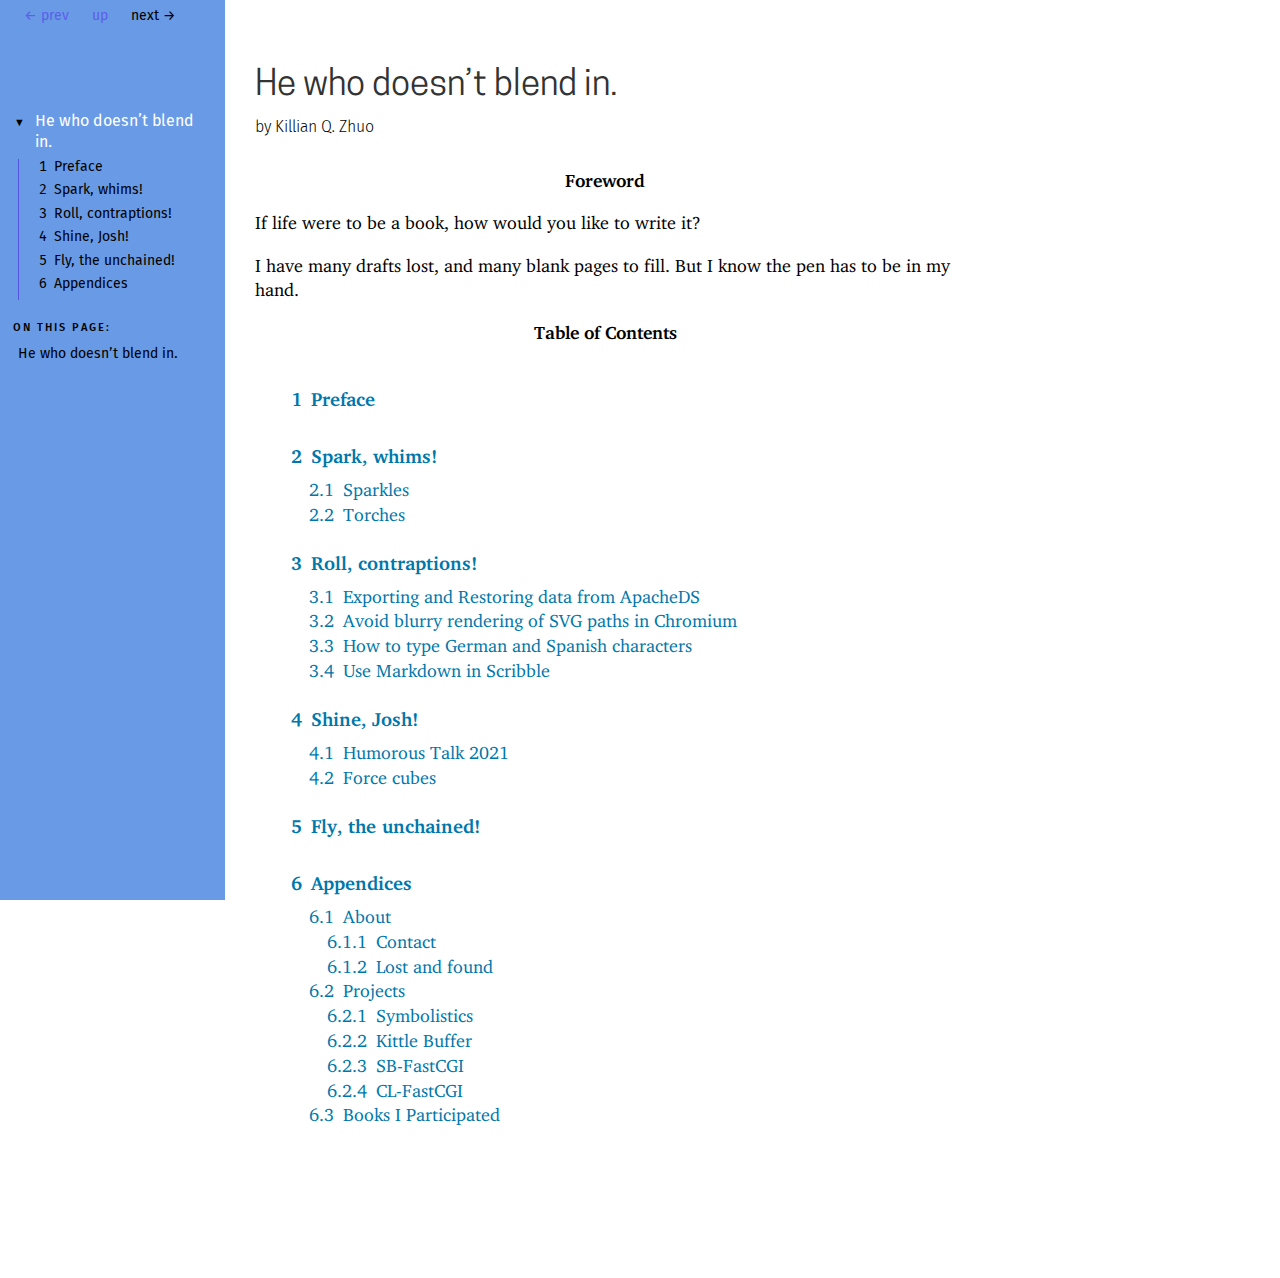
<file: index.html>
<!DOCTYPE html PUBLIC "-//W3C//DTD HTML 4.01 Transitional//EN" "http://www.w3.org/TR/html4/loose.dtd">
<html><head><meta http-equiv="content-type" content="text/html; charset=utf-8"/><meta name="viewport" content="width=device-width, initial-scale=0.8"/><title>He who doesn't blend in.</title><link rel="stylesheet" type="text/css" href="scribble.css" title="default"/><link rel="stylesheet" type="text/css" href="manual-style.css" title="default"/><link rel="stylesheet" type="text/css" href="manual-racket.css" title="default"/><link rel="stylesheet" type="text/css" href="custom.css" title="default"/><script type="text/javascript" src="scribble-common.js"></script><script type="text/javascript" src="manual-racket.js"></script><!--[if IE 6]><style type="text/css">.SIEHidden { overflow: hidden; }</style><![endif]--><link rel="shortcut icon" type="image/png" href="https://res.cloudinary.com/kdr2/image/upload/img-kdr2-com/main/k-favicon.png"/></head><body id="scribble-racket-lang-org"><div class="tocset"><div class="tocview"><div class="tocviewlist tocviewlisttopspace"><div class="tocviewtitle"><table cellspacing="0" cellpadding="0"><tr><td style="width: 1em;"><a href="javascript:void(0);" title="Expand/Collapse" class="tocviewtoggle" onclick="TocviewToggle(this,&quot;tocview_0&quot;);">&#9660;</a></td><td></td><td><a href="" class="tocviewselflink" data-pltdoc="x">He who doesn&rsquo;t blend in.</a></td></tr></table></div><div class="tocviewsublistonly" style="display: block;" id="tocview_0"><table cellspacing="0" cellpadding="0"><tr><td align="right">1&nbsp;</td><td><a href="preface.html" class="tocviewlink" data-pltdoc="x">Preface</a></td></tr><tr><td align="right">2&nbsp;</td><td><a href="whims.html" class="tocviewlink" data-pltdoc="x">Spark, whims!</a></td></tr><tr><td align="right">3&nbsp;</td><td><a href="contraptions.html" class="tocviewlink" data-pltdoc="x">Roll, contraptions!</a></td></tr><tr><td align="right">4&nbsp;</td><td><a href="josh.html" class="tocviewlink" data-pltdoc="x">Shine, Josh!</a></td></tr><tr><td align="right">5&nbsp;</td><td><a href="essays.html" class="tocviewlink" data-pltdoc="x">Fly, the unchained!</a></td></tr><tr><td align="right">6&nbsp;</td><td><a href="appendices.html" class="tocviewlink" data-pltdoc="x">Appendices</a></td></tr></table></div></div></div><div class="tocsub"><div class="tocsubtitle">On this page:</div><table class="tocsublist" cellspacing="0"><tr><td><span class="tocsublinknumber"></span><a href="#%28part._.He_who_doesn_t_blend_in_%29" class="tocsubseclink" data-pltdoc="x">He who doesn&rsquo;t blend in.</a></td></tr></table></div></div><div class="maincolumn"><div class="main"><div class="versionbox"><span class="version">8.5</span></div><div class="navsettop"><span class="navleft"><div class="nosearchform"></div>&nbsp;&nbsp;<span class="tocsettoggle">&nbsp;&nbsp;<a href="javascript:void(0);" title="show/hide table of contents" onclick="TocsetToggle();">contents</a></span></span><span class="navright">&nbsp;&nbsp;<span class="nonavigation">&larr; prev</span>&nbsp;&nbsp;<span class="nonavigation">up</span>&nbsp;&nbsp;<a href="preface.html" title="forward to &quot;1 Preface&quot;" data-pltdoc="x">next &rarr;</a></span>&nbsp;</div><h2><a name="(part._.He_who_doesn_t_blend_in_)"></a>He who doesn&rsquo;t blend in.</h2><div class="SAuthorListBox"><span class="SAuthorList"><p class="author">Killian Q. Zhuo</p></span></div><blockquote class="SCentered"><p><span style="font-weight: bold">Foreword</span></p></blockquote><p>If life were to be a book, how would you like to write it?</p><p>I have many drafts lost, and many blank pages to fill. But I know the
pen has to be in my hand.</p><blockquote class="SCentered"><p><span style="font-weight: bold">Table of Contents</span></p></blockquote><table cellspacing="0" cellpadding="0"><tr><td><p><span class="hspace">&nbsp;&nbsp;&nbsp;&nbsp;</span><a href="preface.html" class="toptoclink" data-pltdoc="x">1<span class="hspace">&nbsp;</span>Preface</a></p></td></tr><tr><td><p><span class="hspace"></span></p></td></tr><tr><td><p><span class="hspace">&nbsp;&nbsp;&nbsp;&nbsp;</span><a href="whims.html" class="toptoclink" data-pltdoc="x">2<span class="hspace">&nbsp;</span>Spark, whims!</a></p></td></tr><tr><td><p><span class="hspace">&nbsp;&nbsp;&nbsp;&nbsp;&nbsp;&nbsp;</span><a href="whims.html#%28part._.Sparkles%29" class="toclink" data-pltdoc="x">2.1<span class="hspace">&nbsp;</span>Sparkles</a></p></td></tr><tr><td><p><span class="hspace">&nbsp;&nbsp;&nbsp;&nbsp;&nbsp;&nbsp;</span><a href="whims.html#%28part._.Torches%29" class="toclink" data-pltdoc="x">2.2<span class="hspace">&nbsp;</span>Torches</a></p></td></tr><tr><td><p><span class="hspace"></span></p></td></tr><tr><td><p><span class="hspace">&nbsp;&nbsp;&nbsp;&nbsp;</span><a href="contraptions.html" class="toptoclink" data-pltdoc="x">3<span class="hspace">&nbsp;</span>Roll, contraptions!</a></p></td></tr><tr><td><p><span class="hspace">&nbsp;&nbsp;&nbsp;&nbsp;&nbsp;&nbsp;</span><a href="contraptions.html#%28part._.Exporting_and_.Restoring_data_from_.Apache.D.S%29" class="toclink" data-pltdoc="x">3.1<span class="hspace">&nbsp;</span>Exporting and Restoring data from ApacheDS</a></p></td></tr><tr><td><p><span class="hspace">&nbsp;&nbsp;&nbsp;&nbsp;&nbsp;&nbsp;</span><a href="contraptions.html#%28part._.Avoid_blurry_rendering_of_.S.V.G_paths_in_.Chromium%29" class="toclink" data-pltdoc="x">3.2<span class="hspace">&nbsp;</span>Avoid blurry rendering of SVG paths in Chromium</a></p></td></tr><tr><td><p><span class="hspace">&nbsp;&nbsp;&nbsp;&nbsp;&nbsp;&nbsp;</span><a href="contraptions.html#%28part._.How_to_type_.German_and_.Spanish_characters%29" class="toclink" data-pltdoc="x">3.3<span class="hspace">&nbsp;</span>How to type German and Spanish characters</a></p></td></tr><tr><td><p><span class="hspace">&nbsp;&nbsp;&nbsp;&nbsp;&nbsp;&nbsp;</span><a href="contraptions.html#%28part._.Use_.Markdown_in_.Scribble%29" class="toclink" data-pltdoc="x">3.4<span class="hspace">&nbsp;</span>Use Markdown in Scribble</a></p></td></tr><tr><td><p><span class="hspace"></span></p></td></tr><tr><td><p><span class="hspace">&nbsp;&nbsp;&nbsp;&nbsp;</span><a href="josh.html" class="toptoclink" data-pltdoc="x">4<span class="hspace">&nbsp;</span>Shine, Josh!</a></p></td></tr><tr><td><p><span class="hspace">&nbsp;&nbsp;&nbsp;&nbsp;&nbsp;&nbsp;</span><a href="josh.html#%28part._.Humorous_.Talk_2021%29" class="toclink" data-pltdoc="x">4.1<span class="hspace">&nbsp;</span>Humorous Talk 2021</a></p></td></tr><tr><td><p><span class="hspace">&nbsp;&nbsp;&nbsp;&nbsp;&nbsp;&nbsp;</span><a href="josh.html#%28part._.Force_cubes%29" class="toclink" data-pltdoc="x">4.2<span class="hspace">&nbsp;</span>Force cubes</a></p></td></tr><tr><td><p><span class="hspace"></span></p></td></tr><tr><td><p><span class="hspace">&nbsp;&nbsp;&nbsp;&nbsp;</span><a href="essays.html" class="toptoclink" data-pltdoc="x">5<span class="hspace">&nbsp;</span>Fly, the unchained!</a></p></td></tr><tr><td><p><span class="hspace"></span></p></td></tr><tr><td><p><span class="hspace">&nbsp;&nbsp;&nbsp;&nbsp;</span><a href="appendices.html" class="toptoclink" data-pltdoc="x">6<span class="hspace">&nbsp;</span>Appendices</a></p></td></tr><tr><td><p><span class="hspace">&nbsp;&nbsp;&nbsp;&nbsp;&nbsp;&nbsp;</span><a href="appendices.html#%28part._.About%29" class="toclink" data-pltdoc="x">6.1<span class="hspace">&nbsp;</span>About</a></p></td></tr><tr><td><p><span class="hspace">&nbsp;&nbsp;&nbsp;&nbsp;&nbsp;&nbsp;&nbsp;&nbsp;</span><a href="appendices.html#%28part._.Contact%29" class="toclink" data-pltdoc="x">6.1.1<span class="hspace">&nbsp;</span>Contact</a></p></td></tr><tr><td><p><span class="hspace">&nbsp;&nbsp;&nbsp;&nbsp;&nbsp;&nbsp;&nbsp;&nbsp;</span><a href="appendices.html#%28part._.Lost_and_found%29" class="toclink" data-pltdoc="x">6.1.2<span class="hspace">&nbsp;</span>Lost and found</a></p></td></tr><tr><td><p><span class="hspace">&nbsp;&nbsp;&nbsp;&nbsp;&nbsp;&nbsp;</span><a href="appendices.html#%28part._.Projects%29" class="toclink" data-pltdoc="x">6.2<span class="hspace">&nbsp;</span>Projects</a></p></td></tr><tr><td><p><span class="hspace">&nbsp;&nbsp;&nbsp;&nbsp;&nbsp;&nbsp;&nbsp;&nbsp;</span><a href="appendices.html#%28part._.Symbolistics%29" class="toclink" data-pltdoc="x">6.2.1<span class="hspace">&nbsp;</span>Symbolistics</a></p></td></tr><tr><td><p><span class="hspace">&nbsp;&nbsp;&nbsp;&nbsp;&nbsp;&nbsp;&nbsp;&nbsp;</span><a href="appendices.html#%28part._.Kittle_.Buffer%29" class="toclink" data-pltdoc="x">6.2.2<span class="hspace">&nbsp;</span>Kittle Buffer</a></p></td></tr><tr><td><p><span class="hspace">&nbsp;&nbsp;&nbsp;&nbsp;&nbsp;&nbsp;&nbsp;&nbsp;</span><a href="appendices.html#%28part._.S.B-.Fast.C.G.I%29" class="toclink" data-pltdoc="x">6.2.3<span class="hspace">&nbsp;</span>SB-FastCGI</a></p></td></tr><tr><td><p><span class="hspace">&nbsp;&nbsp;&nbsp;&nbsp;&nbsp;&nbsp;&nbsp;&nbsp;</span><a href="appendices.html#%28part._.C.L-.Fast.C.G.I%29" class="toclink" data-pltdoc="x">6.2.4<span class="hspace">&nbsp;</span>CL-FastCGI</a></p></td></tr><tr><td><p><span class="hspace">&nbsp;&nbsp;&nbsp;&nbsp;&nbsp;&nbsp;</span><a href="appendices.html#%28part._.Books_.I_.Participated%29" class="toclink" data-pltdoc="x">6.3<span class="hspace">&nbsp;</span>Books I Participated</a></p></td></tr></table><div class="navsetbottom"><span class="navleft"><div class="nosearchform"></div>&nbsp;&nbsp;<span class="tocsettoggle">&nbsp;&nbsp;<a href="javascript:void(0);" title="show/hide table of contents" onclick="TocsetToggle();">contents</a></span></span><span class="navright">&nbsp;&nbsp;<span class="nonavigation">&larr; prev</span>&nbsp;&nbsp;<span class="nonavigation">up</span>&nbsp;&nbsp;<a href="preface.html" title="forward to &quot;1 Preface&quot;" data-pltdoc="x">next &rarr;</a></span>&nbsp;</div></div></div><div id="contextindicator">&nbsp;</div></body></html>
</file>
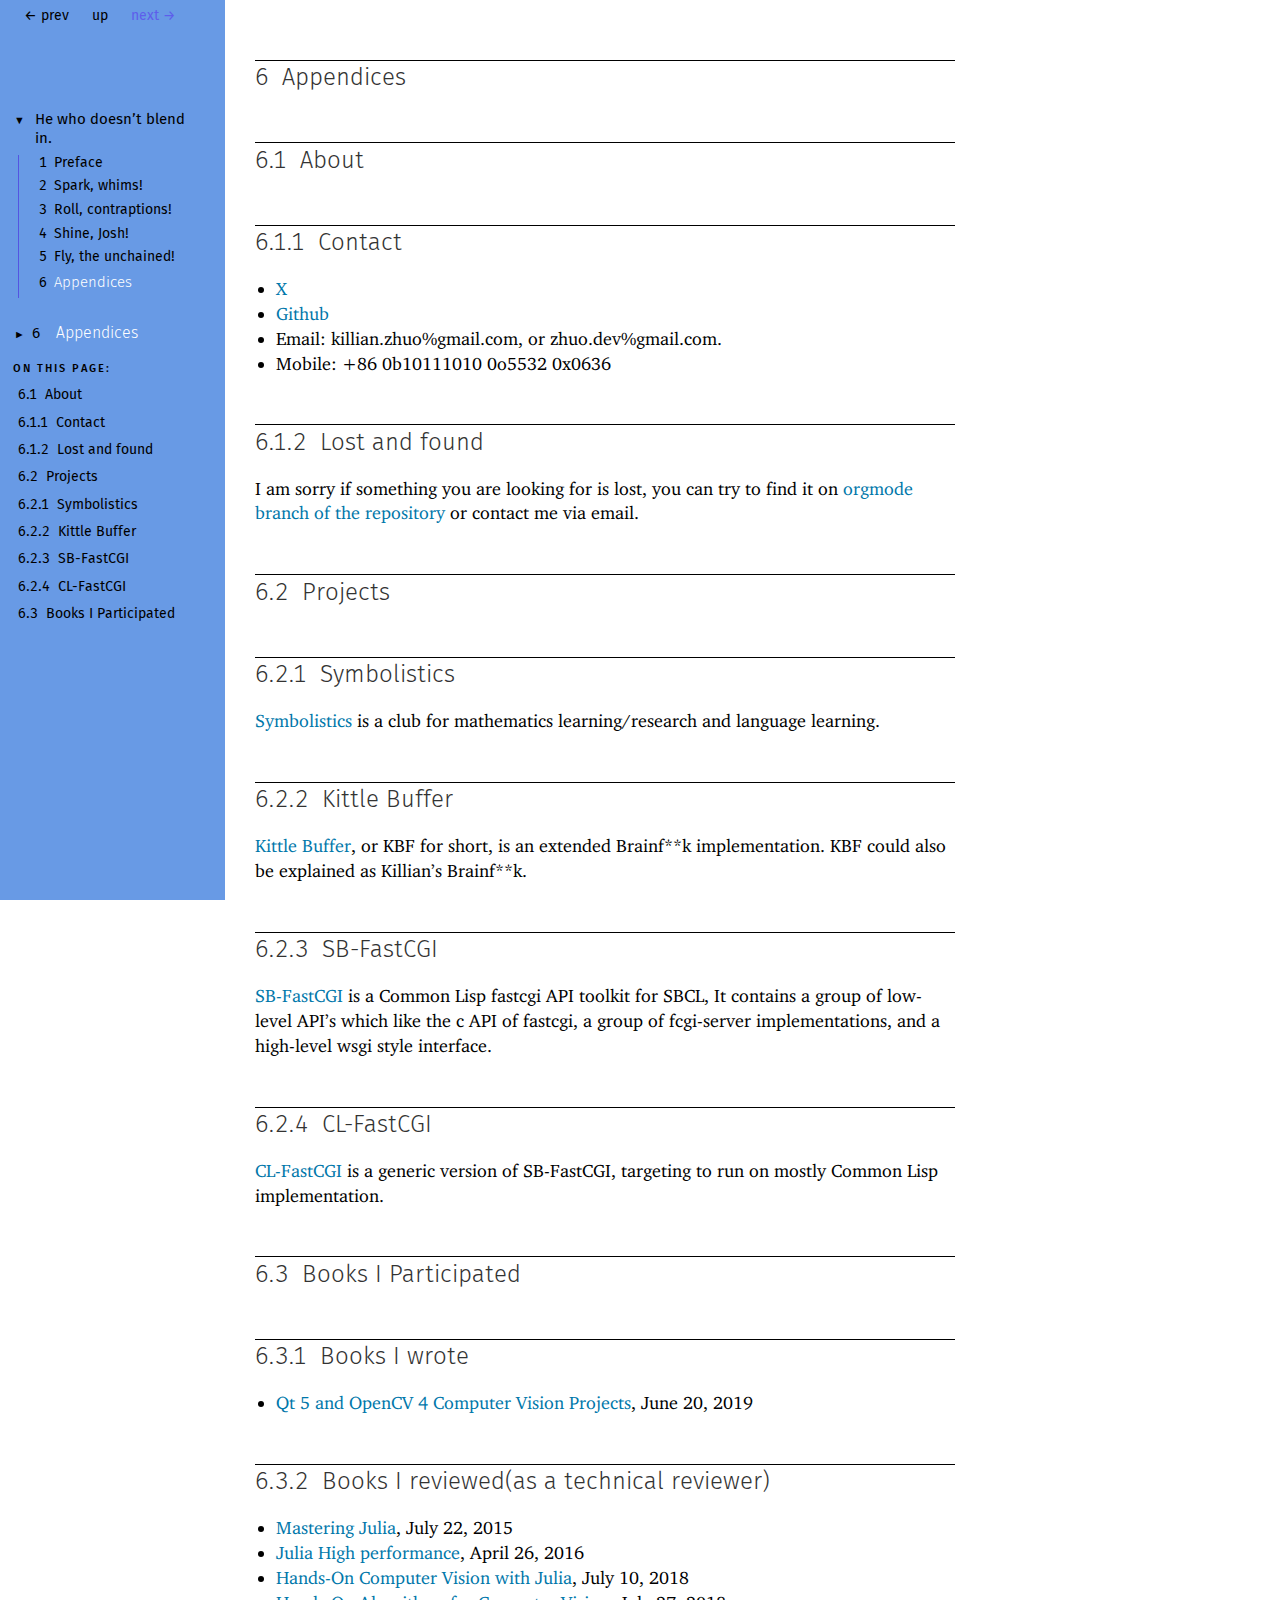
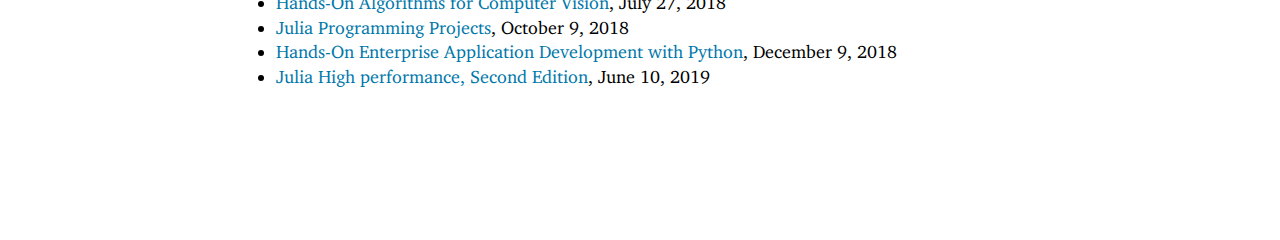
<file: appendices.html>
<!DOCTYPE html PUBLIC "-//W3C//DTD HTML 4.01 Transitional//EN" "http://www.w3.org/TR/html4/loose.dtd">
<html><head><meta http-equiv="content-type" content="text/html; charset=utf-8"/><meta name="viewport" content="width=device-width, initial-scale=0.8"/><title>6&nbsp;Appendices</title><link rel="stylesheet" type="text/css" href="scribble.css" title="default"/><link rel="stylesheet" type="text/css" href="manual-style.css" title="default"/><link rel="stylesheet" type="text/css" href="manual-racket.css" title="default"/><link rel="stylesheet" type="text/css" href="custom.css" title="default"/><script type="text/javascript" src="scribble-common.js"></script><script type="text/javascript" src="manual-racket.js"></script><!--[if IE 6]><style type="text/css">.SIEHidden { overflow: hidden; }</style><![endif]--><link rel="shortcut icon" type="image/png" href="https://res.cloudinary.com/kdr2/image/upload/img-kdr2-com/main/k-favicon.png"/></head><body id="scribble-racket-lang-org"><div class="tocset"><div class="tocview"><div class="tocviewlist tocviewlisttopspace"><div class="tocviewtitle"><table cellspacing="0" cellpadding="0"><tr><td style="width: 1em;"><a href="javascript:void(0);" title="Expand/Collapse" class="tocviewtoggle" onclick="TocviewToggle(this,&quot;tocview_0&quot;);">&#9660;</a></td><td></td><td><a href="index.html" class="tocviewlink" data-pltdoc="x">He who doesn&rsquo;t blend in.</a></td></tr></table></div><div class="tocviewsublisttop" style="display: block;" id="tocview_0"><table cellspacing="0" cellpadding="0"><tr><td align="right">1&nbsp;</td><td><a href="preface.html" class="tocviewlink" data-pltdoc="x">Preface</a></td></tr><tr><td align="right">2&nbsp;</td><td><a href="whims.html" class="tocviewlink" data-pltdoc="x">Spark, whims!</a></td></tr><tr><td align="right">3&nbsp;</td><td><a href="contraptions.html" class="tocviewlink" data-pltdoc="x">Roll, contraptions!</a></td></tr><tr><td align="right">4&nbsp;</td><td><a href="josh.html" class="tocviewlink" data-pltdoc="x">Shine, Josh!</a></td></tr><tr><td align="right">5&nbsp;</td><td><a href="essays.html" class="tocviewlink" data-pltdoc="x">Fly, the unchained!</a></td></tr><tr><td align="right">6&nbsp;</td><td><a href="" class="tocviewselflink" data-pltdoc="x">Appendices</a></td></tr></table></div></div><div class="tocviewlist"><table cellspacing="0" cellpadding="0"><tr><td style="width: 1em;"><a href="javascript:void(0);" title="Expand/Collapse" class="tocviewtoggle" onclick="TocviewToggle(this,&quot;tocview_1&quot;);">&#9658;</a></td><td>6&nbsp;</td><td><a href="" class="tocviewselflink" data-pltdoc="x">Appendices</a></td></tr></table><div class="tocviewsublistbottom" style="display: none;" id="tocview_1"><table cellspacing="0" cellpadding="0"><tr><td align="right">6.1&nbsp;</td><td><a href="#%28part._.About%29" class="tocviewlink" data-pltdoc="x">About</a></td></tr><tr><td align="right">6.2&nbsp;</td><td><a href="#%28part._.Projects%29" class="tocviewlink" data-pltdoc="x">Projects</a></td></tr><tr><td align="right">6.3&nbsp;</td><td><a href="#%28part._.Books_.I_.Participated%29" class="tocviewlink" data-pltdoc="x">Books I Participated</a></td></tr></table></div></div></div><div class="tocsub"><div class="tocsubtitle">On this page:</div><table class="tocsublist" cellspacing="0"><tr><td><span class="tocsublinknumber">6.1<tt>&nbsp;</tt></span><a href="#%28part._.About%29" class="tocsubseclink" data-pltdoc="x">About</a></td></tr><tr><td><span class="tocsublinknumber">6.1.1<tt>&nbsp;</tt></span><a href="#%28part._.Contact%29" class="tocsubseclink" data-pltdoc="x">Contact</a></td></tr><tr><td><span class="tocsublinknumber">6.1.2<tt>&nbsp;</tt></span><a href="#%28part._.Lost_and_found%29" class="tocsubseclink" data-pltdoc="x">Lost and found</a></td></tr><tr><td><span class="tocsublinknumber">6.2<tt>&nbsp;</tt></span><a href="#%28part._.Projects%29" class="tocsubseclink" data-pltdoc="x">Projects</a></td></tr><tr><td><span class="tocsublinknumber">6.2.1<tt>&nbsp;</tt></span><a href="#%28part._.Symbolistics%29" class="tocsubseclink" data-pltdoc="x">Symbolistics</a></td></tr><tr><td><span class="tocsublinknumber">6.2.2<tt>&nbsp;</tt></span><a href="#%28part._.Kittle_.Buffer%29" class="tocsubseclink" data-pltdoc="x">Kittle Buffer</a></td></tr><tr><td><span class="tocsublinknumber">6.2.3<tt>&nbsp;</tt></span><a href="#%28part._.S.B-.Fast.C.G.I%29" class="tocsubseclink" data-pltdoc="x">SB-<wbr></wbr>Fast<span class="mywbr"> &nbsp;</span>CGI</a></td></tr><tr><td><span class="tocsublinknumber">6.2.4<tt>&nbsp;</tt></span><a href="#%28part._.C.L-.Fast.C.G.I%29" class="tocsubseclink" data-pltdoc="x">CL-<wbr></wbr>Fast<span class="mywbr"> &nbsp;</span>CGI</a></td></tr><tr><td><span class="tocsublinknumber">6.3<tt>&nbsp;</tt></span><a href="#%28part._.Books_.I_.Participated%29" class="tocsubseclink" data-pltdoc="x">Books I Participated</a></td></tr></table></div></div><div class="maincolumn"><div class="main"><div class="versionbox"><span class="version">8.5</span></div><div class="navsettop"><span class="navleft"><div class="nosearchform"></div>&nbsp;&nbsp;<span class="tocsettoggle">&nbsp;&nbsp;<a href="javascript:void(0);" title="show/hide table of contents" onclick="TocsetToggle();">contents</a></span></span><span class="navright">&nbsp;&nbsp;<a href="essays.html" title="backward to &quot;5 Fly, the unchained!&quot;" data-pltdoc="x">&larr; prev</a>&nbsp;&nbsp;<a href="index.html" title="up to &quot;He who doesn't blend in.&quot;" data-pltdoc="x">up</a>&nbsp;&nbsp;<span class="nonavigation">next &rarr;</span></span>&nbsp;</div><h3>6<tt>&nbsp;</tt><a name="(part._appendices)"></a>Appendices</h3><h4>6.1<tt>&nbsp;</tt><a name="(part._.About)"></a>About</h4><h5>6.1.1<tt>&nbsp;</tt><a name="(part._.Contact)"></a>Contact</h5><ul><li><p><a href="https://x.com/KDr2">X</a></p></li><li><p><a href="https://github.com/KDr2">Github</a></p></li><li><p>Email: killian.zhuo%gmail.com, or zhuo.dev%gmail.com.</p></li><li><p>Mobile: +86 0b10111010 0o5532 0x0636</p></li></ul><h5>6.1.2<tt>&nbsp;</tt><a name="(part._.Lost_and_found)"></a>Lost and found</h5><p>I am sorry if something you are looking for is lost, you can try to
find it on
<a href="https://github.com/KDr2/kdr2-on-web/tree/orgmode">orgmode
branch of the repository</a> or contact me via email.</p><h4>6.2<tt>&nbsp;</tt><a name="(part._.Projects)"></a>Projects</h4><h5>6.2.1<tt>&nbsp;</tt><a name="(part._.Symbolistics)"></a>Symbolistics</h5><p><a href="https://symbolistics.com/">Symbolistics</a> is a club for
mathematics learning/research and language learning.</p><h5>6.2.2<tt>&nbsp;</tt><a name="(part._.Kittle_.Buffer)"></a>Kittle Buffer</h5><p><a href="https://github.com/KDr2/kittle-buffer">Kittle Buffer</a>, or
KBF for short, is an extended Brainf**k implementation. KBF could also
be explained as Killian&#8217;s Brainf**k.</p><h5>6.2.3<tt>&nbsp;</tt><a name="(part._.S.B-.Fast.C.G.I)"></a>SB-FastCGI</h5><p><a href="https://github.com/KDr2/sb-fastcgi">SB-FastCGI</a> is a
Common Lisp fastcgi API toolkit for SBCL, It contains a group of
low-level API&rsquo;s which like the c API of fastcgi, a group of
fcgi-server implementations, and a high-level wsgi style interface.</p><h5>6.2.4<tt>&nbsp;</tt><a name="(part._.C.L-.Fast.C.G.I)"></a>CL-FastCGI</h5><p><a href="https://github.com/KDr2/cl-fastcgi">CL-FastCGI</a> is a
generic version of SB-FastCGI, targeting to run on mostly Common Lisp
implementation.</p><h4>6.3<tt>&nbsp;</tt><a name="(part._.Books_.I_.Participated)"></a>Books I Participated</h4><h5>6.3.1<tt>&nbsp;</tt><a name="(part._.Books_.I_wrote)"></a>Books I wrote</h5><ul><li><p><a href="https://www.amazon.com/dp/1789532582/">Qt 5 and OpenCV 4 Computer Vision Projects</a>, June 20, 2019</p></li></ul><h5>6.3.2<tt>&nbsp;</tt><a name="(part._.Books_.I_reviewed_as_a_technical_reviewer_)"></a>Books I reviewed(as a technical reviewer)</h5><ul><li><p><a href="https://www.amazon.com/dp/1783553316">Mastering Julia</a>, July 22, 2015</p></li><li><p><a href="https://www.amazon.com/dp/1785880918">Julia High performance</a>, April 26, 2016</p></li><li><p><a href="https://www.amazon.com/dp/1788998790">Hands-On Computer Vision with Julia</a>, July 10, 2018</p></li><li><p><a href="https://www.amazon.com/dp/1789130948">Hands-On Algorithms for Computer Vision</a>, July 27, 2018</p></li><li><p><a href="https://www.amazon.com/dp/178829274X">Julia Programming Projects</a>, October 9, 2018</p></li><li><p><a href="https://www.amazon.com/dp/B07M6H6PKD">Hands-On Enterprise Application Development with Python</a>, December 9, 2018</p></li><li><p><a href="https://www.amazon.com/dp/B0748MTFVL">Julia High performance, Second Edition</a>, June 10, 2019</p></li></ul><div class="navsetbottom"><span class="navleft"><div class="nosearchform"></div>&nbsp;&nbsp;<span class="tocsettoggle">&nbsp;&nbsp;<a href="javascript:void(0);" title="show/hide table of contents" onclick="TocsetToggle();">contents</a></span></span><span class="navright">&nbsp;&nbsp;<a href="essays.html" title="backward to &quot;5 Fly, the unchained!&quot;" data-pltdoc="x">&larr; prev</a>&nbsp;&nbsp;<a href="index.html" title="up to &quot;He who doesn't blend in.&quot;" data-pltdoc="x">up</a>&nbsp;&nbsp;<span class="nonavigation">next &rarr;</span></span>&nbsp;</div></div></div><div id="contextindicator">&nbsp;</div></body></html>
</file>
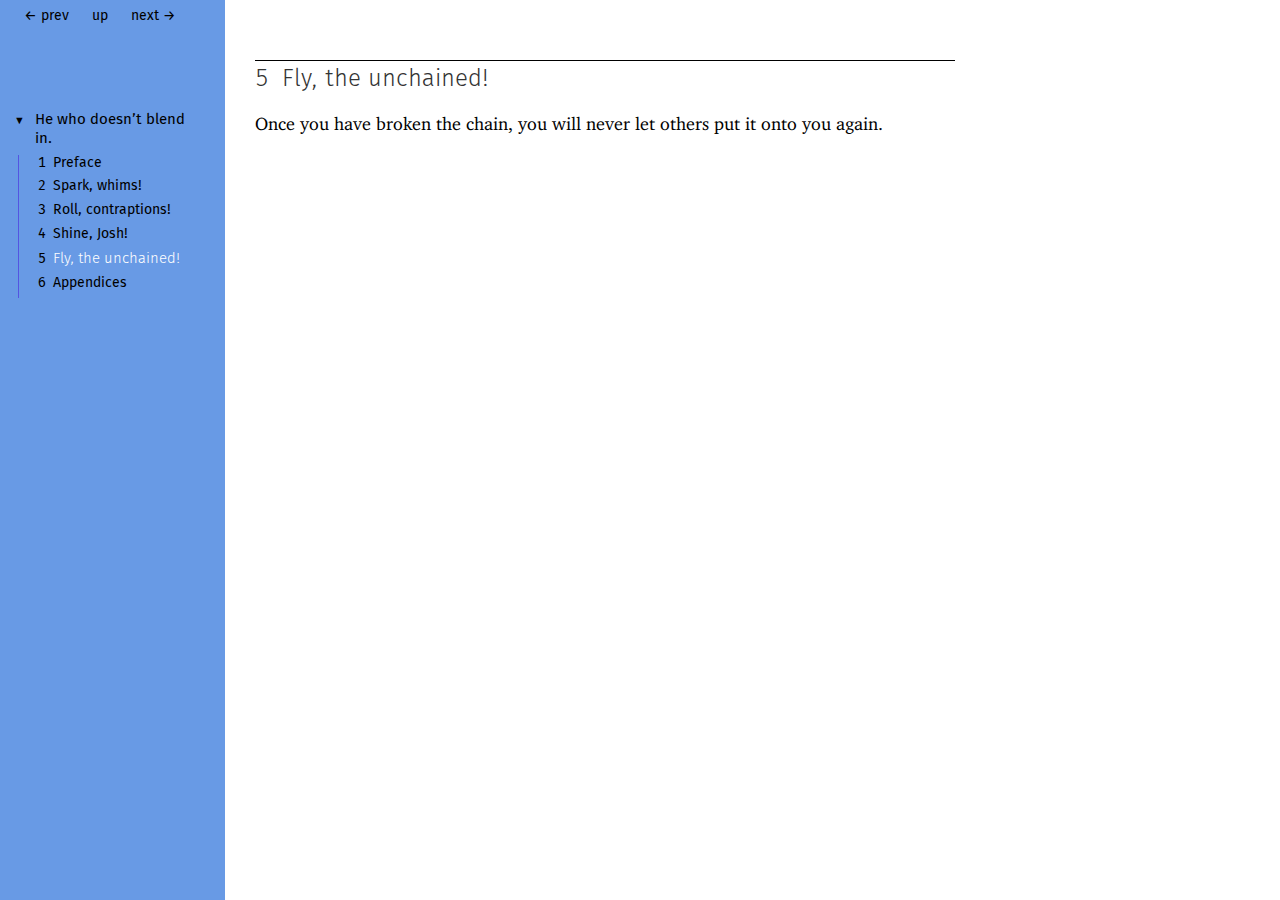
<file: essays.html>
<!DOCTYPE html PUBLIC "-//W3C//DTD HTML 4.01 Transitional//EN" "http://www.w3.org/TR/html4/loose.dtd">
<html><head><meta http-equiv="content-type" content="text/html; charset=utf-8"/><meta name="viewport" content="width=device-width, initial-scale=0.8"/><title>5&nbsp;Fly, the unchained!</title><link rel="stylesheet" type="text/css" href="scribble.css" title="default"/><link rel="stylesheet" type="text/css" href="manual-style.css" title="default"/><link rel="stylesheet" type="text/css" href="manual-racket.css" title="default"/><link rel="stylesheet" type="text/css" href="custom.css" title="default"/><script type="text/javascript" src="scribble-common.js"></script><script type="text/javascript" src="manual-racket.js"></script><!--[if IE 6]><style type="text/css">.SIEHidden { overflow: hidden; }</style><![endif]--><link rel="shortcut icon" type="image/png" href="https://res.cloudinary.com/kdr2/image/upload/img-kdr2-com/main/k-favicon.png"/></head><body id="scribble-racket-lang-org"><div class="tocset"><div class="tocview"><div class="tocviewlist tocviewlisttopspace"><div class="tocviewtitle"><table cellspacing="0" cellpadding="0"><tr><td style="width: 1em;"><a href="javascript:void(0);" title="Expand/Collapse" class="tocviewtoggle" onclick="TocviewToggle(this,&quot;tocview_0&quot;);">&#9660;</a></td><td></td><td><a href="index.html" class="tocviewlink" data-pltdoc="x">He who doesn&rsquo;t blend in.</a></td></tr></table></div><div class="tocviewsublistonly" style="display: block;" id="tocview_0"><table cellspacing="0" cellpadding="0"><tr><td align="right">1&nbsp;</td><td><a href="preface.html" class="tocviewlink" data-pltdoc="x">Preface</a></td></tr><tr><td align="right">2&nbsp;</td><td><a href="whims.html" class="tocviewlink" data-pltdoc="x">Spark, whims!</a></td></tr><tr><td align="right">3&nbsp;</td><td><a href="contraptions.html" class="tocviewlink" data-pltdoc="x">Roll, contraptions!</a></td></tr><tr><td align="right">4&nbsp;</td><td><a href="josh.html" class="tocviewlink" data-pltdoc="x">Shine, Josh!</a></td></tr><tr><td align="right">5&nbsp;</td><td><a href="" class="tocviewselflink" data-pltdoc="x">Fly, the unchained!</a></td></tr><tr><td align="right">6&nbsp;</td><td><a href="appendices.html" class="tocviewlink" data-pltdoc="x">Appendices</a></td></tr></table></div></div></div></div><div class="maincolumn"><div class="main"><div class="versionbox"><span class="version">8.5</span></div><div class="navsettop"><span class="navleft"><div class="nosearchform"></div>&nbsp;&nbsp;<span class="tocsettoggle">&nbsp;&nbsp;<a href="javascript:void(0);" title="show/hide table of contents" onclick="TocsetToggle();">contents</a></span></span><span class="navright">&nbsp;&nbsp;<a href="josh.html" title="backward to &quot;4 Shine, Josh!&quot;" data-pltdoc="x">&larr; prev</a>&nbsp;&nbsp;<a href="index.html" title="up to &quot;He who doesn't blend in.&quot;" data-pltdoc="x">up</a>&nbsp;&nbsp;<a href="appendices.html" title="forward to &quot;6 Appendices&quot;" data-pltdoc="x">next &rarr;</a></span>&nbsp;</div><h3>5<tt>&nbsp;</tt><a name="(part._essays)"></a>Fly, the unchained!</h3><p>Once you have broken the chain, you will never let others put it onto
you again.</p><div class="navsetbottom"><span class="navleft"><div class="nosearchform"></div>&nbsp;&nbsp;<span class="tocsettoggle">&nbsp;&nbsp;<a href="javascript:void(0);" title="show/hide table of contents" onclick="TocsetToggle();">contents</a></span></span><span class="navright">&nbsp;&nbsp;<a href="josh.html" title="backward to &quot;4 Shine, Josh!&quot;" data-pltdoc="x">&larr; prev</a>&nbsp;&nbsp;<a href="index.html" title="up to &quot;He who doesn't blend in.&quot;" data-pltdoc="x">up</a>&nbsp;&nbsp;<a href="appendices.html" title="forward to &quot;6 Appendices&quot;" data-pltdoc="x">next &rarr;</a></span>&nbsp;</div></div></div><div id="contextindicator">&nbsp;</div></body></html>
</file>
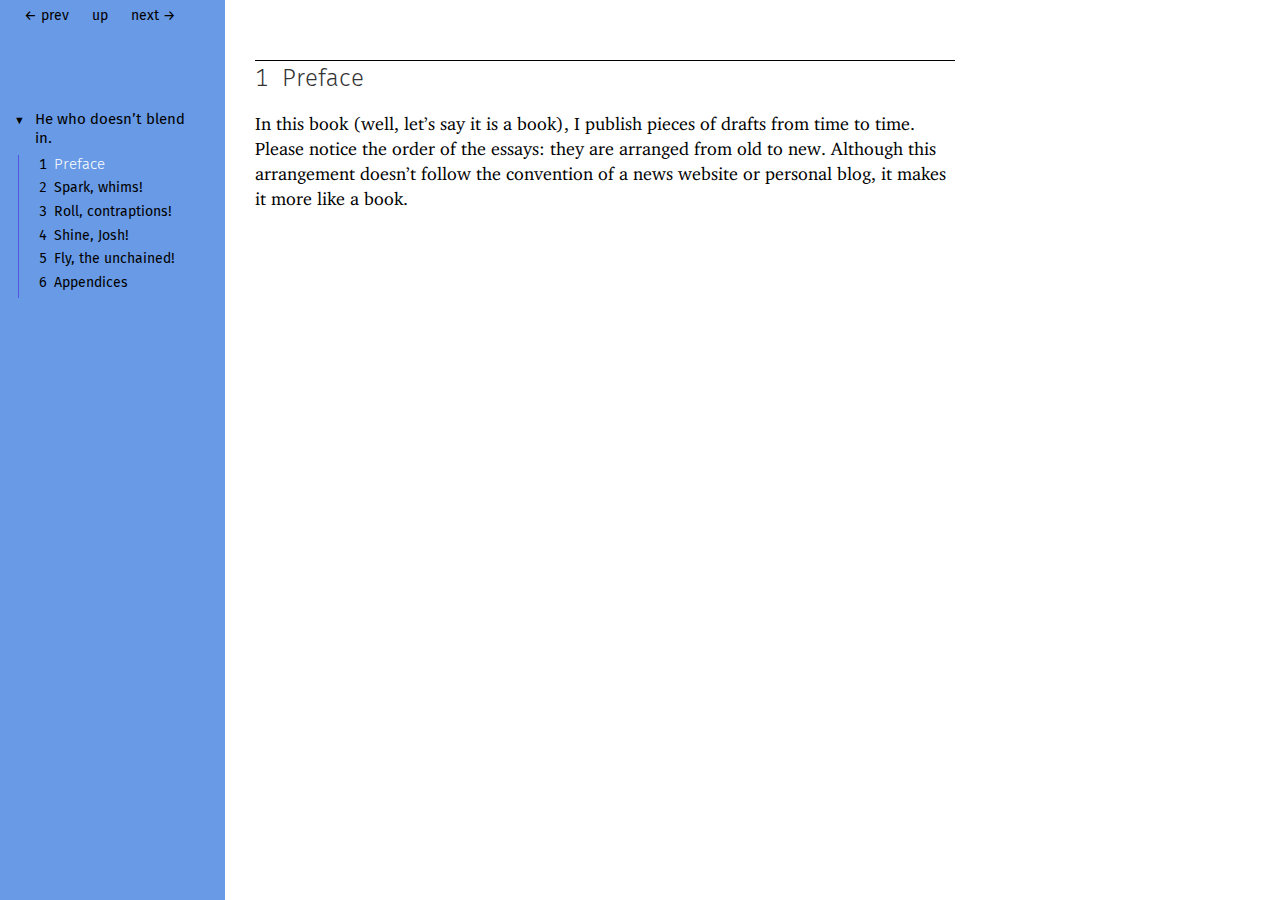
<file: preface.html>
<!DOCTYPE html PUBLIC "-//W3C//DTD HTML 4.01 Transitional//EN" "http://www.w3.org/TR/html4/loose.dtd">
<html><head><meta http-equiv="content-type" content="text/html; charset=utf-8"/><meta name="viewport" content="width=device-width, initial-scale=0.8"/><title>1&nbsp;Preface</title><link rel="stylesheet" type="text/css" href="scribble.css" title="default"/><link rel="stylesheet" type="text/css" href="manual-style.css" title="default"/><link rel="stylesheet" type="text/css" href="manual-racket.css" title="default"/><link rel="stylesheet" type="text/css" href="custom.css" title="default"/><script type="text/javascript" src="scribble-common.js"></script><script type="text/javascript" src="manual-racket.js"></script><!--[if IE 6]><style type="text/css">.SIEHidden { overflow: hidden; }</style><![endif]--><link rel="shortcut icon" type="image/png" href="https://res.cloudinary.com/kdr2/image/upload/img-kdr2-com/main/k-favicon.png"/></head><body id="scribble-racket-lang-org"><div class="tocset"><div class="tocview"><div class="tocviewlist tocviewlisttopspace"><div class="tocviewtitle"><table cellspacing="0" cellpadding="0"><tr><td style="width: 1em;"><a href="javascript:void(0);" title="Expand/Collapse" class="tocviewtoggle" onclick="TocviewToggle(this,&quot;tocview_0&quot;);">&#9660;</a></td><td></td><td><a href="index.html" class="tocviewlink" data-pltdoc="x">He who doesn&rsquo;t blend in.</a></td></tr></table></div><div class="tocviewsublistonly" style="display: block;" id="tocview_0"><table cellspacing="0" cellpadding="0"><tr><td align="right">1&nbsp;</td><td><a href="" class="tocviewselflink" data-pltdoc="x">Preface</a></td></tr><tr><td align="right">2&nbsp;</td><td><a href="whims.html" class="tocviewlink" data-pltdoc="x">Spark, whims!</a></td></tr><tr><td align="right">3&nbsp;</td><td><a href="contraptions.html" class="tocviewlink" data-pltdoc="x">Roll, contraptions!</a></td></tr><tr><td align="right">4&nbsp;</td><td><a href="josh.html" class="tocviewlink" data-pltdoc="x">Shine, Josh!</a></td></tr><tr><td align="right">5&nbsp;</td><td><a href="essays.html" class="tocviewlink" data-pltdoc="x">Fly, the unchained!</a></td></tr><tr><td align="right">6&nbsp;</td><td><a href="appendices.html" class="tocviewlink" data-pltdoc="x">Appendices</a></td></tr></table></div></div></div></div><div class="maincolumn"><div class="main"><div class="versionbox"><span class="version">8.5</span></div><div class="navsettop"><span class="navleft"><div class="nosearchform"></div>&nbsp;&nbsp;<span class="tocsettoggle">&nbsp;&nbsp;<a href="javascript:void(0);" title="show/hide table of contents" onclick="TocsetToggle();">contents</a></span></span><span class="navright">&nbsp;&nbsp;<a href="index.html" title="backward to &quot;He who doesn't blend in.&quot;" data-pltdoc="x">&larr; prev</a>&nbsp;&nbsp;<a href="index.html" title="up to &quot;He who doesn't blend in.&quot;" data-pltdoc="x">up</a>&nbsp;&nbsp;<a href="whims.html" title="forward to &quot;2 Spark, whims!&quot;" data-pltdoc="x">next &rarr;</a></span>&nbsp;</div><h3>1<tt>&nbsp;</tt><a name="(part._preface)"></a>Preface</h3><p>In this book (well, let&rsquo;s say it is a book), I publish pieces of
drafts from time to time. Please notice the order of the essays: they
are arranged from old to new. Although this arrangement doesn&rsquo;t follow
the convention of a news website or personal blog, it makes it more
like a book.</p><div class="navsetbottom"><span class="navleft"><div class="nosearchform"></div>&nbsp;&nbsp;<span class="tocsettoggle">&nbsp;&nbsp;<a href="javascript:void(0);" title="show/hide table of contents" onclick="TocsetToggle();">contents</a></span></span><span class="navright">&nbsp;&nbsp;<a href="index.html" title="backward to &quot;He who doesn't blend in.&quot;" data-pltdoc="x">&larr; prev</a>&nbsp;&nbsp;<a href="index.html" title="up to &quot;He who doesn't blend in.&quot;" data-pltdoc="x">up</a>&nbsp;&nbsp;<a href="whims.html" title="forward to &quot;2 Spark, whims!&quot;" data-pltdoc="x">next &rarr;</a></span>&nbsp;</div></div></div><div id="contextindicator">&nbsp;</div></body></html>
</file>
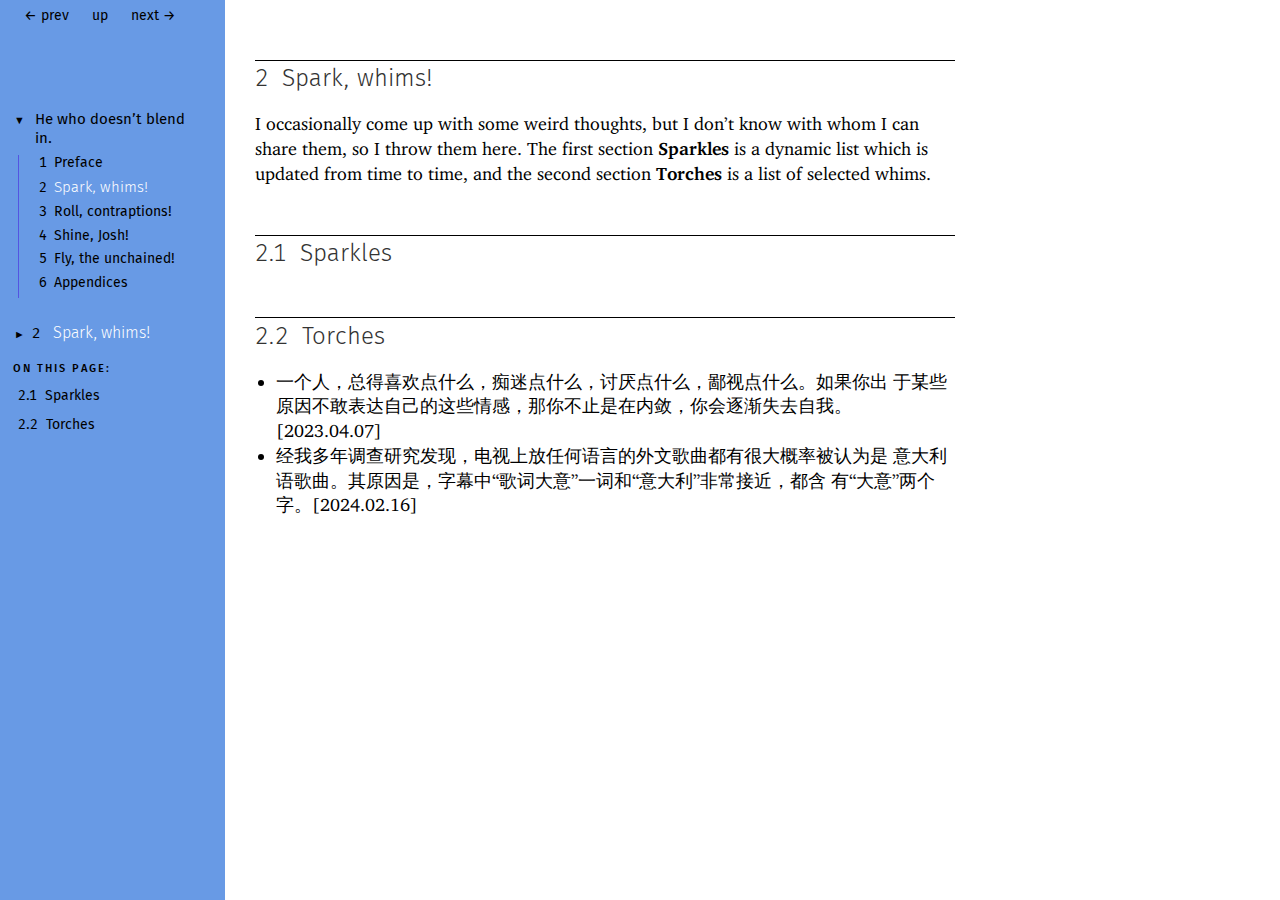
<file: whims.html>
<!DOCTYPE html PUBLIC "-//W3C//DTD HTML 4.01 Transitional//EN" "http://www.w3.org/TR/html4/loose.dtd">
<html><head><meta http-equiv="content-type" content="text/html; charset=utf-8"/><meta name="viewport" content="width=device-width, initial-scale=0.8"/><title>2&nbsp;Spark, whims!</title><link rel="stylesheet" type="text/css" href="scribble.css" title="default"/><link rel="stylesheet" type="text/css" href="manual-style.css" title="default"/><link rel="stylesheet" type="text/css" href="manual-racket.css" title="default"/><link rel="stylesheet" type="text/css" href="custom.css" title="default"/><script type="text/javascript" src="scribble-common.js"></script><script type="text/javascript" src="manual-racket.js"></script><!--[if IE 6]><style type="text/css">.SIEHidden { overflow: hidden; }</style><![endif]--><link rel="shortcut icon" type="image/png" href="https://res.cloudinary.com/kdr2/image/upload/img-kdr2-com/main/k-favicon.png"/></head><body id="scribble-racket-lang-org"><div class="tocset"><div class="tocview"><div class="tocviewlist tocviewlisttopspace"><div class="tocviewtitle"><table cellspacing="0" cellpadding="0"><tr><td style="width: 1em;"><a href="javascript:void(0);" title="Expand/Collapse" class="tocviewtoggle" onclick="TocviewToggle(this,&quot;tocview_0&quot;);">&#9660;</a></td><td></td><td><a href="index.html" class="tocviewlink" data-pltdoc="x">He who doesn&rsquo;t blend in.</a></td></tr></table></div><div class="tocviewsublisttop" style="display: block;" id="tocview_0"><table cellspacing="0" cellpadding="0"><tr><td align="right">1&nbsp;</td><td><a href="preface.html" class="tocviewlink" data-pltdoc="x">Preface</a></td></tr><tr><td align="right">2&nbsp;</td><td><a href="" class="tocviewselflink" data-pltdoc="x">Spark, whims!</a></td></tr><tr><td align="right">3&nbsp;</td><td><a href="contraptions.html" class="tocviewlink" data-pltdoc="x">Roll, contraptions!</a></td></tr><tr><td align="right">4&nbsp;</td><td><a href="josh.html" class="tocviewlink" data-pltdoc="x">Shine, Josh!</a></td></tr><tr><td align="right">5&nbsp;</td><td><a href="essays.html" class="tocviewlink" data-pltdoc="x">Fly, the unchained!</a></td></tr><tr><td align="right">6&nbsp;</td><td><a href="appendices.html" class="tocviewlink" data-pltdoc="x">Appendices</a></td></tr></table></div></div><div class="tocviewlist"><table cellspacing="0" cellpadding="0"><tr><td style="width: 1em;"><a href="javascript:void(0);" title="Expand/Collapse" class="tocviewtoggle" onclick="TocviewToggle(this,&quot;tocview_1&quot;);">&#9658;</a></td><td>2&nbsp;</td><td><a href="" class="tocviewselflink" data-pltdoc="x">Spark, whims!</a></td></tr></table><div class="tocviewsublistbottom" style="display: none;" id="tocview_1"><table cellspacing="0" cellpadding="0"><tr><td align="right">2.1&nbsp;</td><td><a href="#%28part._.Sparkles%29" class="tocviewlink" data-pltdoc="x">Sparkles</a></td></tr><tr><td align="right">2.2&nbsp;</td><td><a href="#%28part._.Torches%29" class="tocviewlink" data-pltdoc="x">Torches</a></td></tr></table></div></div></div><div class="tocsub"><div class="tocsubtitle">On this page:</div><table class="tocsublist" cellspacing="0"><tr><td><span class="tocsublinknumber">2.1<tt>&nbsp;</tt></span><a href="#%28part._.Sparkles%29" class="tocsubseclink" data-pltdoc="x">Sparkles</a></td></tr><tr><td><span class="tocsublinknumber">2.2<tt>&nbsp;</tt></span><a href="#%28part._.Torches%29" class="tocsubseclink" data-pltdoc="x">Torches</a></td></tr></table></div></div><div class="maincolumn"><div class="main"><div class="versionbox"><span class="version">8.5</span></div><div class="navsettop"><span class="navleft"><div class="nosearchform"></div>&nbsp;&nbsp;<span class="tocsettoggle">&nbsp;&nbsp;<a href="javascript:void(0);" title="show/hide table of contents" onclick="TocsetToggle();">contents</a></span></span><span class="navright">&nbsp;&nbsp;<a href="preface.html" title="backward to &quot;1 Preface&quot;" data-pltdoc="x">&larr; prev</a>&nbsp;&nbsp;<a href="index.html" title="up to &quot;He who doesn't blend in.&quot;" data-pltdoc="x">up</a>&nbsp;&nbsp;<a href="contraptions.html" title="forward to &quot;3 Roll, contraptions!&quot;" data-pltdoc="x">next &rarr;</a></span>&nbsp;</div><h3>2<tt>&nbsp;</tt><a name="(part._whims)"></a>Spark, whims!</h3><p>I occasionally come up with some weird thoughts, but I don&rsquo;t know with
whom I can share them, so I throw them here. The first section
<span style="font-weight: bold">Sparkles</span> is a dynamic list which is updated from time to time,
and the second section <span style="font-weight: bold">Torches</span> is a list of selected whims.</p><h4>2.1<tt>&nbsp;</tt><a name="(part._.Sparkles)"></a>Sparkles</h4><p><div id="whims"></div></p><h4>2.2<tt>&nbsp;</tt><a name="(part._.Torches)"></a>Torches</h4><ul><li><p>&#19968;&#20010;&#20154;&#65292;&#24635;&#24471;&#21916;&#27426;&#28857;&#20160;&#20040;&#65292;&#30196;&#36855;&#28857;&#20160;&#20040;&#65292;&#35752;&#21388;&#28857;&#20160;&#20040;&#65292;&#37145;&#35270;&#28857;&#20160;&#20040;&#12290;&#22914;&#26524;&#20320;&#20986;  &#20110;&#26576;&#20123;&#21407;&#22240;&#19981;&#25954;&#34920;&#36798;&#33258;&#24049;&#30340;&#36825;&#20123;&#24773;&#24863;&#65292;&#37027;&#20320;&#19981;&#27490;&#26159;&#22312;&#20869;&#25947;&#65292;&#20320;&#20250;&#36880;&#28176;&#22833;&#21435;&#33258;&#25105;&#12290;  [2023.04.07]</p></li><li><p>&#32463;&#25105;&#22810;&#24180;&#35843;&#26597;&#30740;&#31350;&#21457;&#29616;&#65292;&#30005;&#35270;&#19978;&#25918;&#20219;&#20309;&#35821;&#35328;&#30340;&#22806;&#25991;&#27468;&#26354;&#37117;&#26377;&#24456;&#22823;&#27010;&#29575;&#34987;&#35748;&#20026;&#26159;  &#24847;&#22823;&#21033;&#35821;&#27468;&#26354;&#12290;&#20854;&#21407;&#22240;&#26159;&#65292;&#23383;&#24149;&#20013;&#8220;&#27468;&#35789;&#22823;&#24847;&#8221;&#19968;&#35789;&#21644;&#8220;&#24847;&#22823;&#21033;&#8221;&#38750;&#24120;&#25509;&#36817;&#65292;&#37117;&#21547;  &#26377;&#8220;&#22823;&#24847;&#8221;&#20004;&#20010;&#23383;&#12290;[2024.02.16]</p></li></ul><p><script src="https://kdr2.pythonanywhere.com/m.js?element_id=whims"></script></p><div class="navsetbottom"><span class="navleft"><div class="nosearchform"></div>&nbsp;&nbsp;<span class="tocsettoggle">&nbsp;&nbsp;<a href="javascript:void(0);" title="show/hide table of contents" onclick="TocsetToggle();">contents</a></span></span><span class="navright">&nbsp;&nbsp;<a href="preface.html" title="backward to &quot;1 Preface&quot;" data-pltdoc="x">&larr; prev</a>&nbsp;&nbsp;<a href="index.html" title="up to &quot;He who doesn't blend in.&quot;" data-pltdoc="x">up</a>&nbsp;&nbsp;<a href="contraptions.html" title="forward to &quot;3 Roll, contraptions!&quot;" data-pltdoc="x">next &rarr;</a></span>&nbsp;</div></div></div><div id="contextindicator">&nbsp;</div></body></html>
</file>
<file: scribble.css>
/* This file is used by default by all Scribble documents.
   See also "manual.css", which is added by default by the
   `scribble/manual` language. */

/* CSS seems backward: List all the classes for which we want a
   particular font, so that the font can be changed in one place.  (It
   would be nicer to reference a font definition from all the places
   that we want it.)

   As you read the rest of the file, remember to double-check here to
   see if any font is set. */

/* Monospace: */
.maincolumn, .refpara, .refelem, .tocset, .stt, .hspace, .refparaleft, .refelemleft {
  font-family: monospace;
}

/* Serif: */
.main, .refcontent, .tocview, .tocsub, .sroman, i {
  font-family: serif;
}

/* Sans-serif: */
.version, .versionNoNav, .ssansserif {
  font-family: sans-serif;
}
.ssansserif {
  font-size: 80%;
  font-weight: bold;
}

/* Emphasis: alternate italics and normal as we nest */
.emph {
  font-style: italic;
}
.emph .emph {
  font-style: normal;
}
.emph .emph .emph {
  font-style: italic;
}
.emph .emph .emph .emph {
  font-style: normal;
}
.emph .emph .emph .emph .emph {
  font-style: italic;
}
.emph .emph .emph .emph .emph .emph {
  font-style: normal;
}

/* ---------------------------------------- */

p, .SIntrapara {
  display: block;
  margin: 1em 0;
}

h2 { /* per-page main title */
  margin-top: 0;
}

h3, h4, h5, h6, h7, h8 {
  margin-top: 1.75em;
  margin-bottom: 0.5em;
}

.SSubSubSubSection {
  font-weight: bold;
  font-size: 0.83em; /* should match h5; from HTML 4 reference */
}

/* Needed for browsers like Opera, and eventually for HTML 4 conformance.
   This means that multiple paragraphs in a table element do not have a space
   between them. */
table p {
  margin-top: 0;
  margin-bottom: 0;
}

/* ---------------------------------------- */
/* Main */

body {
  color: black;
  background-color: #ffffff;
}

table td {
  padding-left: 0;
  padding-right: 0;
}

.maincolumn {
  width: 43em;
  margin-right: -40em;
  margin-left: 15em;
}

.main {
  text-align: left;
}

/* ---------------------------------------- */
/* Navigation */

.navsettop, .navsetbottom {
  background-color: #f0f0e0;
  padding: 0.25em 0 0.25em 0;
}

.navsettop {
  margin-bottom: 1.5em;
  border-bottom: 2px solid #e0e0c0;
}

.navsetbottom {
  margin-top: 2em;
  border-top: 2px solid #e0e0c0;
}

.navleft {
  margin-left: 1ex;
  position: relative;
  float: left;
  white-space: nowrap;
}
.navright {
  margin-right: 1ex;
  position: relative;
  float: right;
  white-space: nowrap;
}
.nonavigation {
  color: #e0e0e0;
}

.navleft .tocsettoggle {
  display: none;
}

.searchform {
  display: inline;
  margin: 0;
  padding: 0;
}

.nosearchform {
  display: none;
}

.searchbox {
  width: 16em;
  margin: 0px;
  padding: 0px;
  background-color: #eee;
  border: 1px solid #ddd;
  vertical-align: middle;
}

.searchbox::placeholder {
  text-align: center;
}

#contextindicator {
  position: fixed;
  background-color: #c6f;
  color: #000;
  font-family: monospace;
  font-weight: bold;
  padding: 2px 10px;
  display: none;
  right: 0;
  bottom: 0;
}

/* ---------------------------------------- */
/* Version */

.versionbox {
  position: relative;
  float: right;
  left: 2em;
  height: 0em;
  width: 13em;
  margin: 0em -13em 0em 0em;
}
.version {
  font-size: small;
}
.versionNoNav {
  font-size: xx-small; /* avoid overlap with author */
}

.version:before, .versionNoNav:before {
  content: "Version ";
}

/* ---------------------------------------- */
/* Margin notes */

.refpara, .refelem {
  position: relative;
  float: right;
  left: 2em;
  height: 0em;
  width: 13em;
  margin: 0em -13em 0em 0em;
}

.refpara, .refparaleft {
  top: -1em;
}

.refcolumn {
  background-color: #F5F5DC;
  display: block;
  position: relative;
  width: 13em;
  font-size: 85%;
  border: 0.5em solid #F5F5DC;
  margin: 0 0 0 0;
  white-space: normal; /* in case margin note is inside code sample */
}

.refcontent {
  margin: 0 0 0 0;
}

.refcontent p {
  margin-top: 0;
  margin-bottom: 0;
}

.refparaleft, .refelemleft {
  position: relative;
  float: left;
  right: 2em;
  height: 0em;
  width: 13em;
  margin: 0em 0em 0em -13em;
}

.refcolumnleft {
  background-color: #F5F5DC;
  display: block;
  position: relative;
  width: 13em;
  font-size: 85%;
  border: 0.5em solid #F5F5DC;
  margin: 0 0 0 0;
}


/* ---------------------------------------- */
/* Table of contents, inline */

.toclink {
  text-decoration: none;
  color: blue;
  font-size: 85%;
}

.toptoclink {
  text-decoration: none;
  color: blue;
  font-weight: bold;
}

/* ---------------------------------------- */
/* Table of contents, left margin */

.tocset {
  position: relative;
  float: left;
  width: 12.5em;
  margin-right: 2em;
}
.tocset td {
  vertical-align: text-top;
}

.tocview {
  text-align: left;
  background-color: #f0f0e0;
}

.tocsub {
  text-align: left;
  margin-top: 0.5em;
  background-color: #f0f0e0;
}

.tocviewlist, .tocsublist {
  margin-left: 0.2em;
  margin-right: 0.2em;
  padding-top: 0.2em;
  padding-bottom: 0.2em;
}
.tocviewlist table {
  font-size: 82%;
}

.tocviewlisttopspace {
  margin-bottom: 1em;
}

.tocviewsublist, .tocviewsublistonly, .tocviewsublisttop, .tocviewsublistbottom {
  margin-left: 0.4em;
  border-left: 1px solid #bbf;
  padding-left: 0.8em;
}
.tocviewsublist {
  margin-bottom: 1em;
}
.tocviewsublist table,
.tocviewsublistonly table,
.tocviewsublisttop table,
.tocviewsublistbottom table {
  font-size: 75%;
}

.tocviewtitle * {
  font-weight: bold;
}

.tocviewlink {
  text-decoration: none;
  color: blue;
}

.tocviewselflink {
  text-decoration: underline;
  color: blue;
}

.tocviewtoggle {
  text-decoration: none;
  color: blue;
  font-size: 75%; /* looks better, and avoids bounce when toggling sub-sections due to font alignments */
}

.tocsublist td {
  padding-left: 1em;
  text-indent: -1em;
}

.tocsublinknumber {
  font-size: 82%;
}

.tocsublink {
  font-size: 82%;
  text-decoration: none;
}

.tocsubseclink {
  font-size: 82%;
  text-decoration: none;
}

.tocsubnonseclink {
  font-size: 82%;
  text-decoration: none;
  padding-left: 0.5em;
}

.tocsubtitle {
  font-size: 82%;
  font-style: italic;
  margin: 0.2em;
}

/* ---------------------------------------- */
/* Some inline styles */

.indexlink {
  text-decoration: none;
}

.nobreak {
  white-space: nowrap;
}

pre { margin-left: 2em; }
blockquote { margin-left: 2em; }

ol          { list-style-type: decimal; }
ol ol       { list-style-type: lower-alpha; }
ol ol ol    { list-style-type: lower-roman; }
ol ol ol ol { list-style-type: upper-alpha; }

.SCodeFlow {
  display: block;
  margin-left: 1em;
  margin-bottom: 0em;
  margin-right: 1em;
  margin-top: 0em;
  white-space: nowrap;  
}

.SVInsetFlow {
  display: block;
  margin-left: 0em;
  margin-bottom: 0em;
  margin-right: 0em;
  margin-top: 0em;
}

.SubFlow {
  display: block;
  margin: 0em;
}

.boxed {
  width: 100%;
  background-color: #E8E8FF;
}

.hspace {
}

.slant {
  font-style: oblique;
}

.badlink {
  text-decoration: underline;
  color: red;
}

.plainlink {
  text-decoration: none;
  color: blue;
}

.techoutside       { text-decoration: underline; color: #b0b0b0; }
.techoutside:hover { text-decoration: underline; color: blue; }

/* .techinside:hover doesn't work with FF, .techinside:hover>
   .techinside doesn't work with IE, so use both (and IE doesn't
   work with inherit in the second one, so use blue directly) */
.techinside                    { color: black; }
.techinside:hover              { color: blue; }
.techoutside:hover>.techinside { color: inherit; }

.SCentered {
  text-align: center;
}

.imageleft {
  float: left;
  margin-right: 0.3em;
}

.Smaller {
  font-size: 82%;
}

.Larger {
  font-size: 122%;
}

/* A hack, inserted to break some Scheme ids: */
.mywbr {
  display: inline-block;
  height: 0;
  width: 0;
  font-size: 1px;
}

.compact li p {
  margin: 0em;
  padding: 0em;
}

.noborder img {
  border: 0;
}

.SVerbatim {
  white-space: nowrap;
}

.SAuthorListBox {
  position: relative;
  float: right;
  left: 2em;
  top: -2.5em;
  height: 0em;
  width: 13em;
  margin: 0em -13em 0em 0em;
}
.SAuthorList {
  font-size: 82%;
}
.SAuthorList:before {
  content: "by ";
}
.author {
  display: inline;
  white-space: nowrap;
}

/* print styles : hide the navigation elements */
@media print {
  .tocset,
  .navsettop,
  .navsetbottom { display: none; }
  .maincolumn {
    width: auto;
    margin-right: 13em;
    margin-left: 0;
  }
}
</file>
<file: manual-style.css>
/* See the beginning of "scribble.css".
   This file is used by the `scribble/manual` language, along with
   "manual-racket.css". */

@import url("manual-fonts.css");

* {
    margin: 0;
    padding: 0;
}

@media all {html {font-size: 15px;}}
@media all and (max-width:940px){html {font-size: 14px;}}
@media all and (max-width:850px){html {font-size: 13px;}}
@media all and (max-width:830px){html {font-size: 12px;}}
@media all and (max-width:740px){html {font-size: 11px;}}

/* CSS seems backward: List all the classes for which we want a
   particular font, so that the font can be changed in one place.  (It
   would be nicer to reference a font definition from all the places
   that we want it.)

   As you read the rest of the file, remember to double-check here to
   see if any font is set. */

/* Monospace: */
.maincolumn, .refpara, .refelem, .tocset, .stt, .hspace, .refparaleft, .refelemleft {
    font-family: 'Fira-Mono', monospace;
    white-space: inherit;
    font-size: 1rem;
}

/* embolden the "Racket Guide" and "Racket Reference" links on the TOC */
/* there isn't an obvious tag in the markup that designates the top TOC page, which is called "start.scrbl" */
/* nor a tag that designates these two links as special */
/* so we'll use this slightly tortured sibling selector that hooks onto the h2 tag */
h2[x-source-module='(lib "scribblings/main/start.scrbl")'] ~ table a[href="guide/index.html"], 
h2[x-source-module='(lib "scribblings/main/start.scrbl")'] ~ table a[href="reference/index.html"] {
  font-weight: bold;
}


h2 .stt {
    font-size: 2.3rem;
    /* prevent automatic bolding from h2 */
    font-weight: 400;
}

.toptoclink .stt {
    font-size: inherit;
}
.toclink .stt {
    font-size: 90%;
}

.RpackageSpec .stt {
    font-weight: 300;
    font-family: 'Fira-Mono', monospace;
    font-size: 0.9rem;
}

h3 .stt, h4 .stt, h5 .stt {
    color: #333;
    font-size: 1.65rem;
    font-weight: 400;
}


/* Serif: */
.main, .refcontent, .tocview, .tocsub, .sroman, i {
    font-family: 'Charter-Racket', serif;
    font-size: 1.18rem;
/* Don't use font-feature-settings with Charter, 
it fouls up loading for reasons mysterious */
/*    font-feature-settings: 'tnum' 1, 'liga' 0; */
}


/* Sans-serif: */
.version, .versionNoNav, .ssansserif {
    font-family: 'Fira', sans-serif;
}

/* used mostly for DrRacket menu commands */
.ssansserif {
    font-family: 'Fira', sans-serif;
    font-size: 0.9em;
}

.tocset .ssansserif {
    font-size: 100%;
}

/* ---------------------------------------- */

p, .SIntrapara {
    display: block;
    margin: 0 0 1em 0;
    line-height: 1.4;
}

.compact {
  padding: 0 0 1em 0;
}

li {
    list-style-position: outside;
    margin-left: 1.2em;
}

h1, h2, h3, h4, h5, h6, h7, h8 {
    font-family: 'Fira', sans-serif;
    font-weight: 300;
    font-size: 1.6rem;
    color: #333;
    margin-top: inherit;
    margin-bottom: 1rem;
    line-height: 1.25;

}

h3, h4, h5, h6, h7, h8 {
    border-top: 1px solid black;
}



h2 { /* per-page main title */
    font-family: 'Cooper-Hewitt';
    margin-top: 4rem;
    font-size: 2.3rem;
    font-weight: bold;
    line-height: 1.2;
    width: 90%;
    /* a little nudge to make text visually lower than 4rem rule in left margin */
    position: relative;
    top: 6px;
}

h3, h4, h5, h6, h7, h8 {
    margin-top: 2em;
    padding-top: 0.1em;
    margin-bottom: 0.75em;
}

/* ---------------------------------------- */
/* Main */

body {
    color: black;
    background-color: white;
}

.maincolumn {
    width: auto;
    margin-top: 4rem;
    margin-left: 17rem;
    margin-right: 2rem;
    margin-bottom: 10rem; /* to avoid fixed bottom nav bar */
    max-width: 700px;
    min-width: 370px; /* below this size, code samples don't fit */
}

a {
    text-decoration: inherit;
}

a, .toclink, .toptoclink, .tocviewlink, .tocviewselflink, .tocviewtoggle, .plainlink, 
.techinside, .techoutside:hover, .techinside:hover {
    color: #07A;
}

a:hover {
    text-decoration: underline;
}


/* ---------------------------------------- */
/* Navigation */

.navsettop, .navsetbottom {
    left: 0;
    width: 15rem;
    height: 6rem;
    font-family: 'Fira', sans-serif;
    font-size: 0.9rem;
    border-bottom: 0px solid hsl(216, 15%, 70%);
    background-color: inherit;
    padding: 0;
}

.navsettop {
    position: fixed;
    z-index: 2;
    background: #a7b0be;
    top: 0;
    left: 0;
    margin-bottom: 0;
    border-bottom: 0;
}

.navsettop a, .navsetbottom a {
    color: black;
}

.navsettop a:hover, .navsetbottom a:hover {
    background: hsl(216, 78%, 95%);
    text-decoration: none;
}

.navleft, .navright {
    position: static;
    float: none;
    margin: 0;
    white-space: normal;
}


.navleft a {
    display: inline-block;
}

.navright a {
    display: inline-block;
    text-align: center;
}

.navleft a, .navright a, .navright span {
    display: inline-block;
    padding: 0.5rem;
    min-width: 1rem;
}


.navright {
    white-space: nowrap;
}


.navsetbottom {
    display: none;
}

.nonavigation {
    color: #889;
}

.searchform {
    display: block;
    margin: 0;
    padding: 0;
    border-bottom: 1px solid #eee;
    height: 4rem;
}

.nosearchform {
    margin: 0;
    padding: 0;
    height: 4rem;
}

.searchbox {
    font-size: 0.9rem;
    width: 12rem;
    margin: 1rem;
    padding: 0.25rem 0.4rem ;
    vertical-align: middle;
    background-color: white;
    font-family: 'Fira-Mono', monospace;
}


#search_box {
    font-family: 'Fira-Mono', monospace;
    font-size: 1rem;
    padding: 0.25rem 0.3rem ;
}

/* Default to local view. Global will specialize */
.plt_global_only { display: none; }
.plt_local_only { display: block; }

/* ---------------------------------------- */
/* Version */

.versionbox {
    position: absolute;
    float: none;
    top: 0.25rem;
    left: 17rem;
    z-index: 11000;
    height: 2em;
    font-size: 70%;
    font-weight: lighter;
    width: inherit;
    margin: 0;
}
.version, .versionNoNav {
    font-size: inherit;
}
.version:before, .versionNoNav:before {
    content: "v.";
}


/* ---------------------------------------- */
/* Margin notes */

/* cancel scribble.css styles: */
.refpara, .refelem {
  position: static;
  float: none;
  height: auto;
  width: auto;
  margin: 0;
}

.refcolumn {
    position: static;
    display: block;
    width: auto;
    font-size: inherit;
    margin: 2rem;
    margin-left: 2rem;
    padding: 0.5em;
    padding-left: 0.75em;
    padding-right: 1em;
    background: hsl(60, 29%, 94%);
    border: 1px solid #ccb;
    border-left: 0.4rem solid #ccb;
}


/* slightly different handling for margin-note* on narrow screens */
@media all and (max-width:1340px) {
     span.refcolumn {
         float: right;
         width: 50%;
         margin-left: 1rem;
         margin-bottom: 0.8rem;   
         margin-top: 1.2rem; 
     }

}

.refcontent, .refcontent p {
    line-height: 1.5;
    margin: 0;
}

.refcontent p + p {
    margin-top: 1em;
}

.refcontent a {
    font-weight: 400;
}

.refpara, .refparaleft {
    top: -1em;
}


@media all and (max-width:600px) {
    .refcolumn {
        margin-left: 0;
        margin-right: 0;
    }
}


@media all and (min-width:1340px) {
    .refcolumn {
        margin: 0 -22.5rem 1rem 0;
        float: right;
        clear: right;
        width: 18rem;
    }
}

.refcontent {
    font-family: 'Fira', sans-serif;
    font-size: 1rem;
    line-height: 1.6;
    margin: 0 0 0 0;
}


.refparaleft, .refelemleft {
    position: relative;
    float: left;
    right: 2em;
    height: 0em;
    width: 13em;
    margin: 0em 0em 0em 0em;
    display: contents;
}

.refcolumnleft {
    background-color: hsl(60, 29%, 94%);
    display: block;
    position: relative;
    width: 13em;
    font-size: 85%;
    border: 0.5em solid hsl(60, 29%, 94%);
    margin: 0 0 0 0;
}


/* ---------------------------------------- */
/* Table of contents, left margin */

.tocset {
    position: fixed;
    z-index: 2;
    overflow-y: scroll;
    float: none;
    left: 0;
    top: 0rem;
    bottom: 0;
    width: 14rem;
    padding: 0rem 0.5rem 0.5rem 0.5rem;
    background-color: hsl(216, 15%, 70%);
    border-top: 6rem solid hsl(216, 15%, 70%);
}

.tocset td {
    vertical-align: text-top;
    padding-bottom: 0.4rem;
    padding-left: 0.2rem;
    line-height: 1.1;
    font-family: 'Fira', sans-serif;
}

.tocset td a {
    color: black;
    font-weight: 400;
}


.tocview {
    text-align: left;
    background-color: inherit;
    margin-top: 1em;
}


.tocview td, .tocsub td {
    line-height: 1.3;
}


.tocview table, .tocsub table {
    width: 90%;
}

.tocset td a.tocviewselflink {
    font-weight: lighter;
    font-size: 110%; /* monospaced styles below don't need to enlarge */
    color: white;
}

.tocviewselflink {
    text-decoration: none;
}

.tocsub {
    text-align: left;
    margin-top: 0.5em;
    background-color: inherit;
}

.tocviewlist, .tocsublist {
    margin-left: 0.2em;
    margin-right: 0.2em;
    padding-top: 0.2em;
    padding-bottom: 0.2em;
}
.tocviewlist table {
    font-size: 82%;
}

.tocviewlisttopspace {
    margin-bottom: 1em;
}

.tocviewsublist, .tocviewsublistonly, .tocviewsublisttop, .tocviewsublistbottom {
    margin-left: 0.4em;
    border-left: 1px solid #99a;
    padding-left: 0.8em;
}
.tocviewsublist {
    margin-bottom: 1em;
}
.tocviewsublist table,
.tocviewsublistonly table,
.tocviewsublisttop table,
.tocviewsublistbottom table,
table.tocsublist {
    font-size: 1rem;
}

.tocviewsublist td, 
.tocviewsublistbottom td, 
.tocviewsublisttop td, 
.tocsub td,
.tocviewsublistonly td {
    font-size: 90%;
}

/* shrink the monospaced text (`stt`) within nav */
.tocviewsublist td .stt, 
.tocviewsublistbottom td .stt, 
.tocviewsublisttop td .stt, 
.tocsub td .stt,
.tocviewsublistonly td .stt {
    font-size: 95%;
}


.tocviewtoggle {
    font-size: 75%; /* looks better, and avoids bounce when toggling sub-sections due to font alignments */
}

.tocsublist td {
    padding-left: 0.5rem;
    padding-top: 0.25rem;
    text-indent: 0;
}

.tocsublinknumber {
    font-size: 100%;
}

.tocsublink {
    font-size: 82%;
    text-decoration: none;
}

.tocsubseclink {
    font-size: 100%;
    text-decoration: none;
}

.tocsubnonseclink {
    font-size: 82%;
    text-decoration: none;
    margin-left: 1rem;
    padding-left: 0;
    display: inline-block;
}

/* the label "on this page" */
.tocsubtitle {
    display: block;
    font-size: 62%;
    font-family: 'Fira', sans-serif;
    font-weight: bolder;
    font-style: normal;
    letter-spacing: 2px;
    text-transform: uppercase;
    margin: 0.5em;
}

.toptoclink {
    font-weight: bold;
    font-size: 110%;
    margin-bottom: 0.5rem;
    margin-top: 1.5rem;
    display: inline-block;
}

.toclink {
    font-size: inherit;
}

/* ---------------------------------------- */
/* Some inline styles */

.indexlink {
    text-decoration: none;
}

pre {
  margin-left: 2em;
}

blockquote {
  margin-left: 2em;
  margin-right: 2em;
  margin-bottom: 1em;
}

.SCodeFlow {
    border-left: 1px dotted black;
    padding-left: 1em;
    padding-right: 1em;
    margin-top: 1em;
    margin-bottom: 1em;
    margin-left: 0em;
    margin-right: 2em;
    white-space: nowrap;
    line-height: 1.5;
}

.SCodeFlow img {
    margin-top: 0.5em;
    margin-bottom: 0.5em;
}

/* put a little air between lines of code sample */
/* Fira Mono appears taller than Source Code Pro */
.SCodeFlow td {
    padding-bottom: 1px;
}

.boxed {
    margin: 0;
    margin-top: 2em;
    padding: 0.25em;
    padding-top: 0.3em;
    padding-bottom: 0.4em;
    background: #f3f3f3;
    box-sizing:border-box;
    border-top: 1px solid #99b;
    background: hsl(216, 78%, 95%);
    background: -moz-linear-gradient(to bottom left, hsl(0, 0%, 99%) 0%, hsl(216, 62%, 95%) 100%);
    background: -webkit-linear-gradient(to bottom left, hsl(0, 0%, 99%) 0%, hsl(216, 62%, 95%) 100%);
    background: -o-linear-gradient(to bottom left, hsl(0, 0%, 99%) 0%, hsl(216, 62%, 95%) 100%);
    background: -ms-linear-gradient(to bottom left, hsl(0, 0%, 99%) 0%, hsl(216, 62%, 95%) 100%);
    background: linear-gradient(to bottom left, hsl(0, 0%, 99%) 0%, hsl(216, 62%, 95%) 100%);
}

blockquote > blockquote.SVInsetFlow {
/* resolves issue in e.g. /reference/notation.html */
    margin-top: 0em;
}

.leftindent .SVInsetFlow { /* see e.g. section 4.5 of Racket Guide */
    margin-top: 1em;
    margin-bottom: 1em;
}

.SVInsetFlow a, .SCodeFlow a {
    color: #07A;
}

.SubFlow {
    display: block;
    margin: 0em;
}

.boxed {
    width: 100%;
    background-color: inherit;
}

.techoutside       { text-decoration: none; }

.SAuthorListBox {
    position: static;
    float: none;
    font-family: 'Fira', sans-serif;
    font-weight: 300;
    font-size: 110%;
    margin-top: 1rem;
    margin-bottom: 2rem;
    width: 30rem;
    height: auto;
}

.author > a { /* email links within author block */
    font-weight: inherit;
    color: inherit;
}

.SAuthorList {
    font-size: 82%;
}
.SAuthorList:before {
    content: "by ";
}
.author {
    display: inline;
    white-space: nowrap;
}

/* phone + tablet styles */

@media all and (max-width:720px){


    @media all and (max-width:720px){

        @media all {html {font-size: 15px;}}
        @media all and (max-width:700px){html {font-size: 14px;}}
        @media all and (max-width:630px){html {font-size: 13px;}}
        @media all and (max-width:610px){html {font-size: 12px;}}
        @media all and (max-width:550px){html {font-size: 11px;}}
        @media all and (max-width:520px){html {font-size: 10px;}}

        .navsettop, .navsetbottom {
            display: flex;
            position: absolute;
            width: 100%;
            height: 4rem;
            border: 0;
            background-color: hsl(216, 15%, 70%);
            align-items: center;
        }

        .tocsetoverlay .navsettop {
            position: fixed;
        }

        .navleft {
            flex: 1;
        }

        .searchform {
            display: inline;
            border: 0;
        }

        .searchbox {
            margin-top: 0;
            margin-bottom: 0;
        }

        .navleft .tocsettoggle {
            display: initial;
        }

        .navright {
            margin-right: 1.3rem;
            border: 0px solid red;
        }

        .navsetbottom {
            display: block;
            margin-top: 8rem;
        }

        .tocset {
            display: none;
            border-top-width: 4rem;
        }

        .tocsetoverlay .tocset {
            display: block;
        }

        .versionbox {
            top: 4.5rem;
            left: 1rem; /* same distance as main-column */
            z-index: 1;
            height: 2em;
            font-size: 70%;
            font-weight: lighter;
        }


        .maincolumn {
            margin-left: 1em;
            margin-top: 7rem;
            margin-bottom: 0rem;
        }

    }

}

/* print styles : hide the navigation elements */
@media print {
    .tocset,
    .navsettop,
    .navsetbottom { display: none; }
    .maincolumn {
        width: auto;
        margin-right: 13em;
        margin-left: 0;
    }
}
</file>
<file: manual-racket.css>
/* See the beginning of "manual.css". */

/* Monospace: */

.RktIn, .RktRdr, .RktPn, .RktMeta,
.RktMod, .RktKw, .RktVar, .RktSym,
.RktRes, .RktOut, .RktCmt, .RktVal,
.RktBlk, .RktErr {
  font-family: 'Fira-Mono', monospace;
  white-space: inherit;
  font-size: 1rem;
  line-height: 1.5;

}

/* this selctor grabs the first linked Racket symbol
in a definition box (i.e., the symbol being defined) */
a.RktValDef, a.RktStxDef, a.RktSymDef,
span.RktValDef, span.RktStxDef, span.RktSymDef
{
    font-size: 1.1rem;
    color: black;
    font-weight: 500;
}


.inheritedlbl {
  font-family: 'Fira', sans-serif;
}

.RBackgroundLabelInner {
  font-family: inherit;
}

/* ---------------------------------------- */
/* Inherited methods, left margin */

.inherited {
  width: 95%;
  margin-top: 0.5em;
  text-align: left;
  background-color: inherit;
}

.inherited td {
  font-size: 82%;
  padding-left: 0.5rem;
  line-height: 1.3;
  text-indent: 0;
  padding-right: 0;
}

.inheritedlbl {
  font-style: normal;
}

/* ---------------------------------------- */
/* Racket text styles */

.RktIn {
  color: #cc6633;
  background-color: #eee;
}

.RktInBG {
  background-color: #eee;
}


.refcolumn .RktInBG {
  background-color: white;
}

.RktRdr {
}

.RktPn {
  color: #843c24;
}

.RktMeta {
  color: black;
}

.RktMod {
  color: inherit;
}

.RktOpt {
  color: black;
  font-style: italic;
}

.RktKw {
  color: black;
}

.RktErr {
  color: red;
  font-style: italic;
  font-weight: 400;
}

.RktVar {
    position: relative;
    left: -1px; font-style: italic;
    color: #444;
}

.SVInsetFlow .RktVar {
    font-weight: 400;
    color: #444;
}


.RktSym {
   color: inherit;
}



.RktValLink, .RktStxLink, .RktModLink {
  text-decoration: none;
    color: #07A;
    font-size: 1rem;
}

/* for syntax links within headings */
h2 a.RktStxLink, h3 a.RktStxLink, h4 a.RktStxLink, h5 a.RktStxLink,
h2 a.RktValLink, h3 a.RktValLink, h4 a.RktValLink, h5 a.RktValLink,
h2 .RktSym, h3 .RktSym, h4 .RktSym, h5 .RktSym,
h2 .RktMod, h3 .RktMod, h4 .RktMod, h5 .RktMod,
h2 .RktVal, h3 .RktVal, h4 .RktVal, h5 .RktVal,
h2 .RktPn, h3 .RktPn, h4 .RktPn, h5 .RktPn {
    color: #333;
    font-size: 1.50rem;
    font-weight: 400;
}

.toptoclink .RktStxLink, .toclink .RktStxLink,
.toptoclink .RktValLink, .toclink .RktValLink,
.toptoclink .RktModLink, .toclink .RktModLink {
    color: inherit;
}

.tocset .RktValLink, .tocset .RktStxLink, .tocset .RktModLink, .tocset .RktSym {
    color: black;
    font-weight: 400;
    font-size: 0.9rem;
}

.tocset td a.tocviewselflink .RktValLink,
.tocset td a.tocviewselflink .RktStxLink,
.tocset td a.tocviewselflink .RktMod,
.tocset td a.tocviewselflink .RktSym {
    font-weight: lighter;
    color: white;
}


.RktRes {
  color: #0000af;
}

.RktOut {
  color: #960096;
}

.RktCmt {
  color: #c2741f;
}

.RktVal {
  color: #228b22;
}

/* ---------------------------------------- */
/* Some inline styles */

.together { /* for definitions grouped together in one box */
  width: 100%;
  border-top: 2px solid white;
}

tbody > tr:first-child > td > .together {
  border-top: 0px; /* erase border on first instance of together */
}

.RktBlk {
  white-space: pre;
  text-align: left;
}

.highlighted {
    font-size: 1rem;
    background-color: #fee;
}

.defmodule {
    font-family: 'Fira-Mono', monospace;
    padding: 0.25rem 0.75rem 0.25rem 0.5rem;
    margin-bottom: 1rem;
    width: 100%;
    background-color: #ebf0f4;
}

.defmodule a {
    color: #444;
}


.defmodule td span.hspace:first-child {
  position: absolute;
  width: 0;
  display: inline-block;
}

.defmodule .RpackageSpec .Smaller,
.defmodule .RpackageSpec .stt {
    font-size: 1rem;
}

/* make parens ordinary color in defmodule */
.defmodule .RktPn {
    color: inherit;
}

.specgrammar {
    float: none;
    padding-left: 1em;
}


.RBibliography td {
  vertical-align: text-top;
  padding-top: 1em;
}

.leftindent {
 margin-left: 2rem;
 margin-right: 0em;
}

.insetpara {
 margin-left: 1em;
 margin-right: 1em;
}

.SCodeFlow .Rfilebox {
    margin-left: -1em; /* see 17.2 of guide, module languages */
}

.Rfiletitle {
  text-align: right;
  background-color: #eee;
}

.SCodeFlow .Rfiletitle {
  border-top: 1px dotted gray;
  border-right: 1px dotted gray;
}


.Rfilename {
  border-top: 0;
  border-right: 0;
  padding-left: 0.5em;
  padding-right: 0.5em;
  background-color: inherit;
}

.Rfilecontent {
  margin: 0.5em;
}

.RpackageSpec {
  padding-right: 0;
}

/* ---------------------------------------- */
/* For background labels */

.RBackgroundLabel {
   float: right;
   width: 0px;
   height: 0px;
}

.RBackgroundLabelInner {
   position: relative;
   width: 25em;
   left: -25.5em;
   top: 0.20rem; /* sensitive to monospaced font choice */
   text-align: right;
   z-index: 0;
   font-weight: 300;
   font-family: 'Fira-Mono', monospace;
   font-size: 0.9rem;
    color: gray;
}


.RpackageSpec .Smaller {
   font-weight: 300;
   font-family: 'Fira-Mono', monospace;
   font-size: 0.9rem;
}

.RForeground {
   position: relative;
   left: 0px;
   top: 0px;
   z-index: 1;
}

/* ---------------------------------------- */
/* For section source modules & tags */

.RPartExplain {
    background: #eee;
    font-size: 0.9rem;
    margin-top: 0.2rem;
    padding: 0.2rem;
    text-align: left;
}
</file>
<file: custom.css>
.versionbox {
    display: none;
}

.navsettop, .tocset {
    overflow-y: auto;
    background-color: #689ae5;
    scrollbar-color: #3654a9 #6085d9;
}

.navsetbottom {
    background-color: #689ae5;
}

.nonavigation {
    color: #5e5eeb;
}

.tocviewsublistonly, .tocviewsublisttop, .tocviewsublistbottom {
    border-left: 1px solid #5454e1;
}

ul, ol {
    margin: 0 0 1em 0;
}

li p {
    margin: 0 0 0 0;
}

code {
    display: inline-block;
    background-color: #e7edf3;
    padding: 1px 5px;
    border-radius: 3px;
    line-height: normal;
}

pre {
    margin-left: 1em;
    border-left: 1px dotted black;
    padding-left: 1em;
}
</file>
